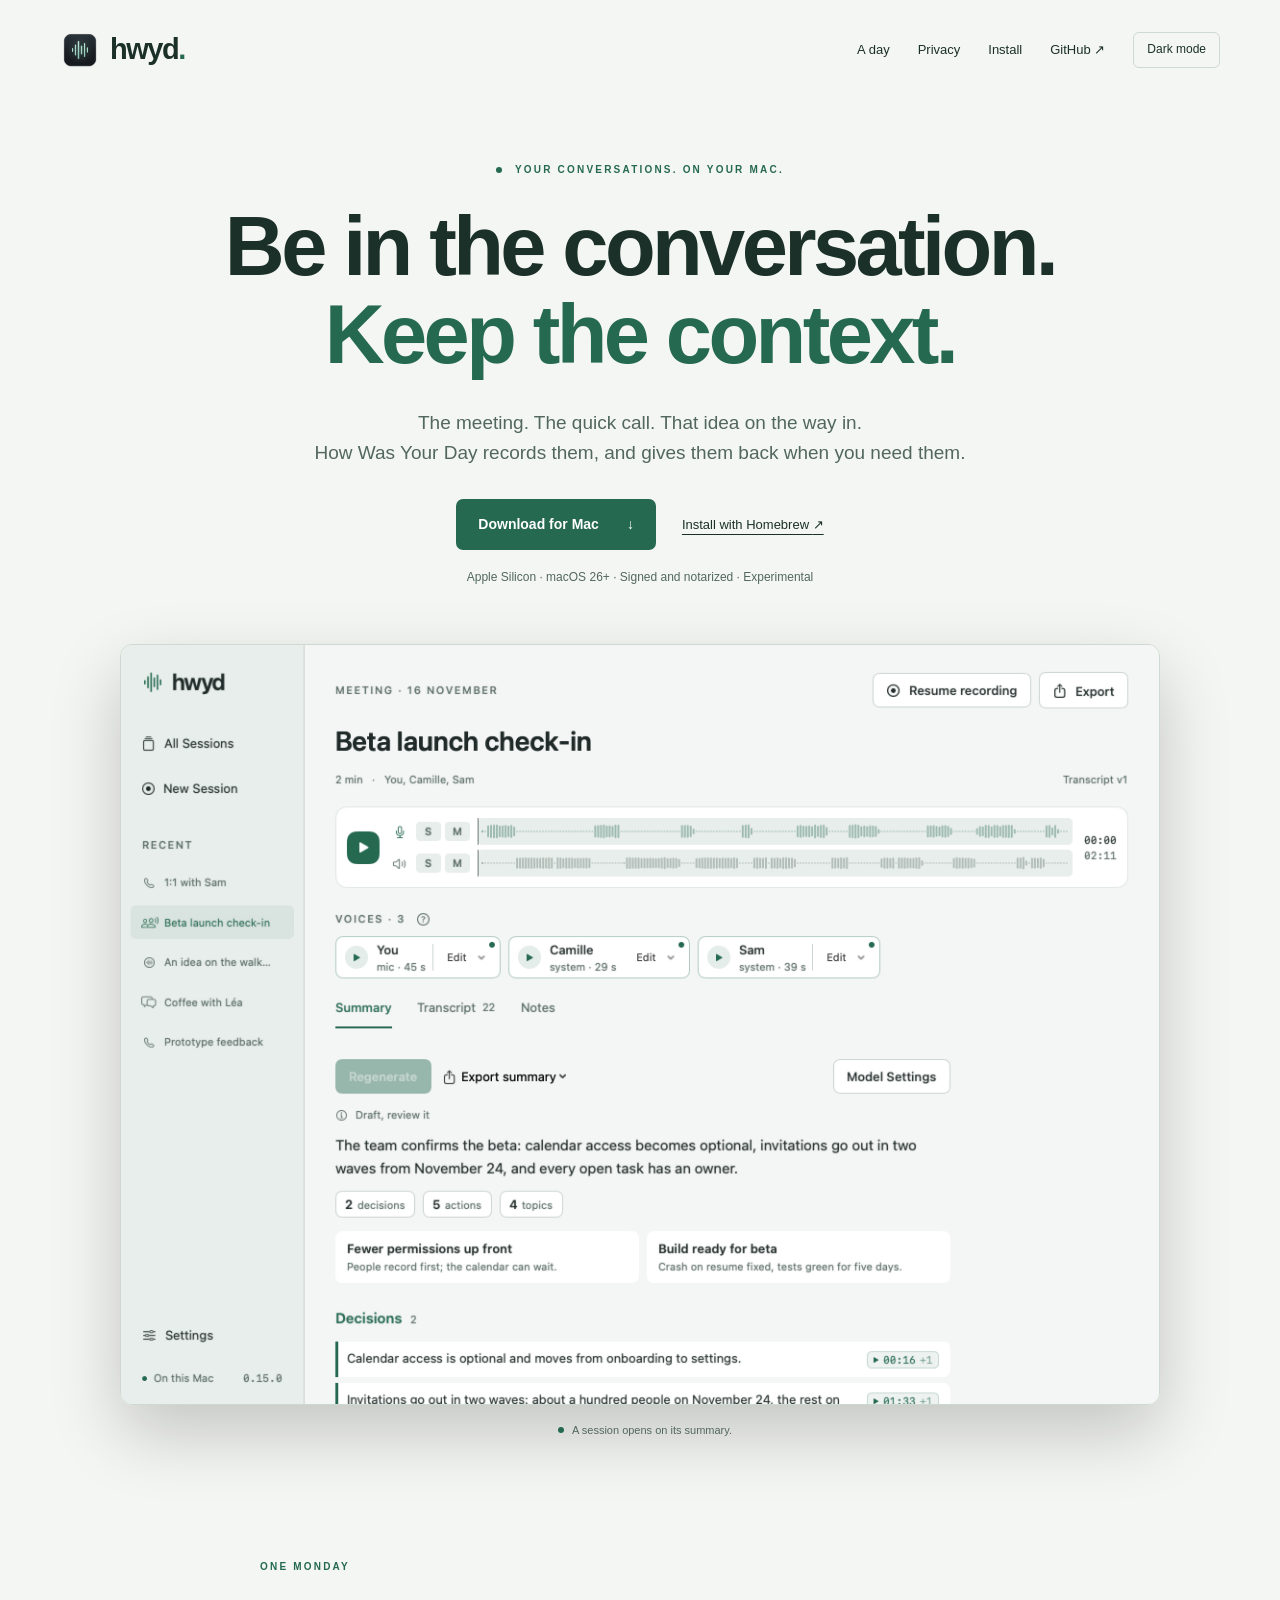
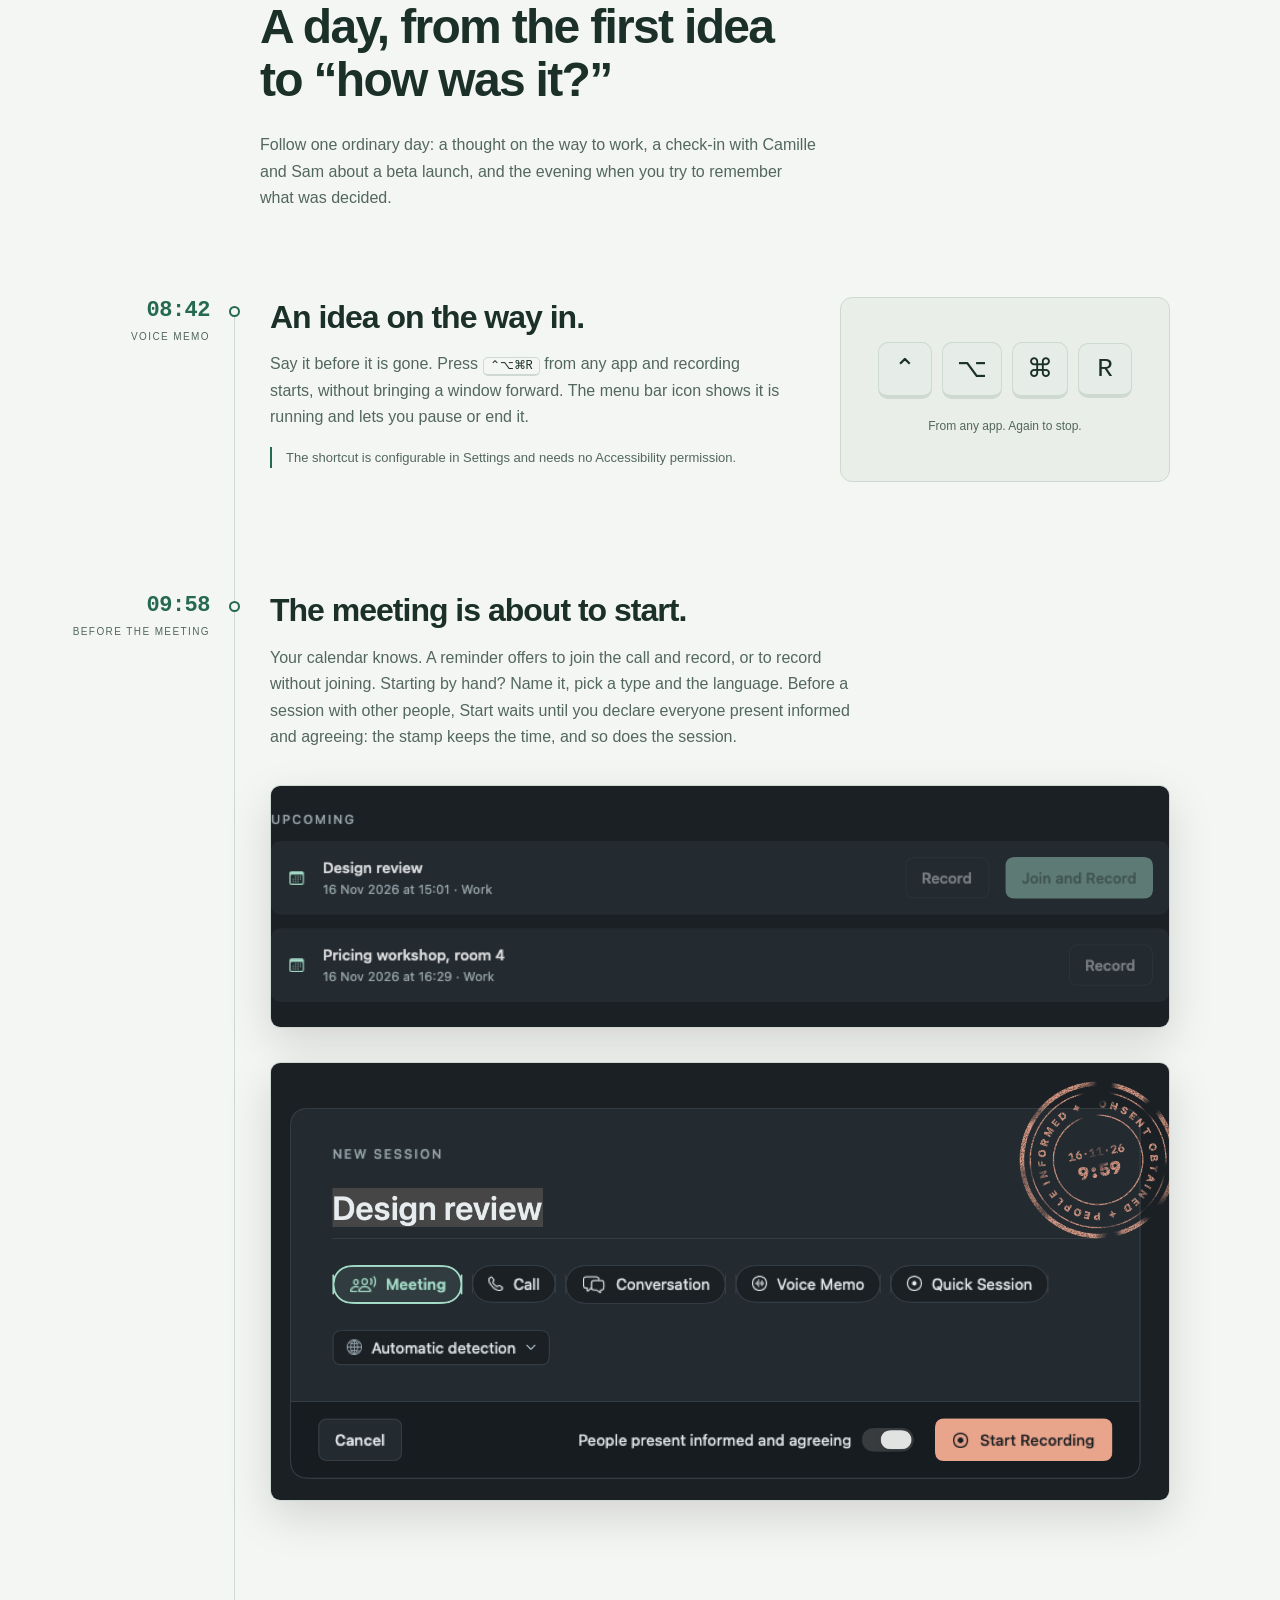
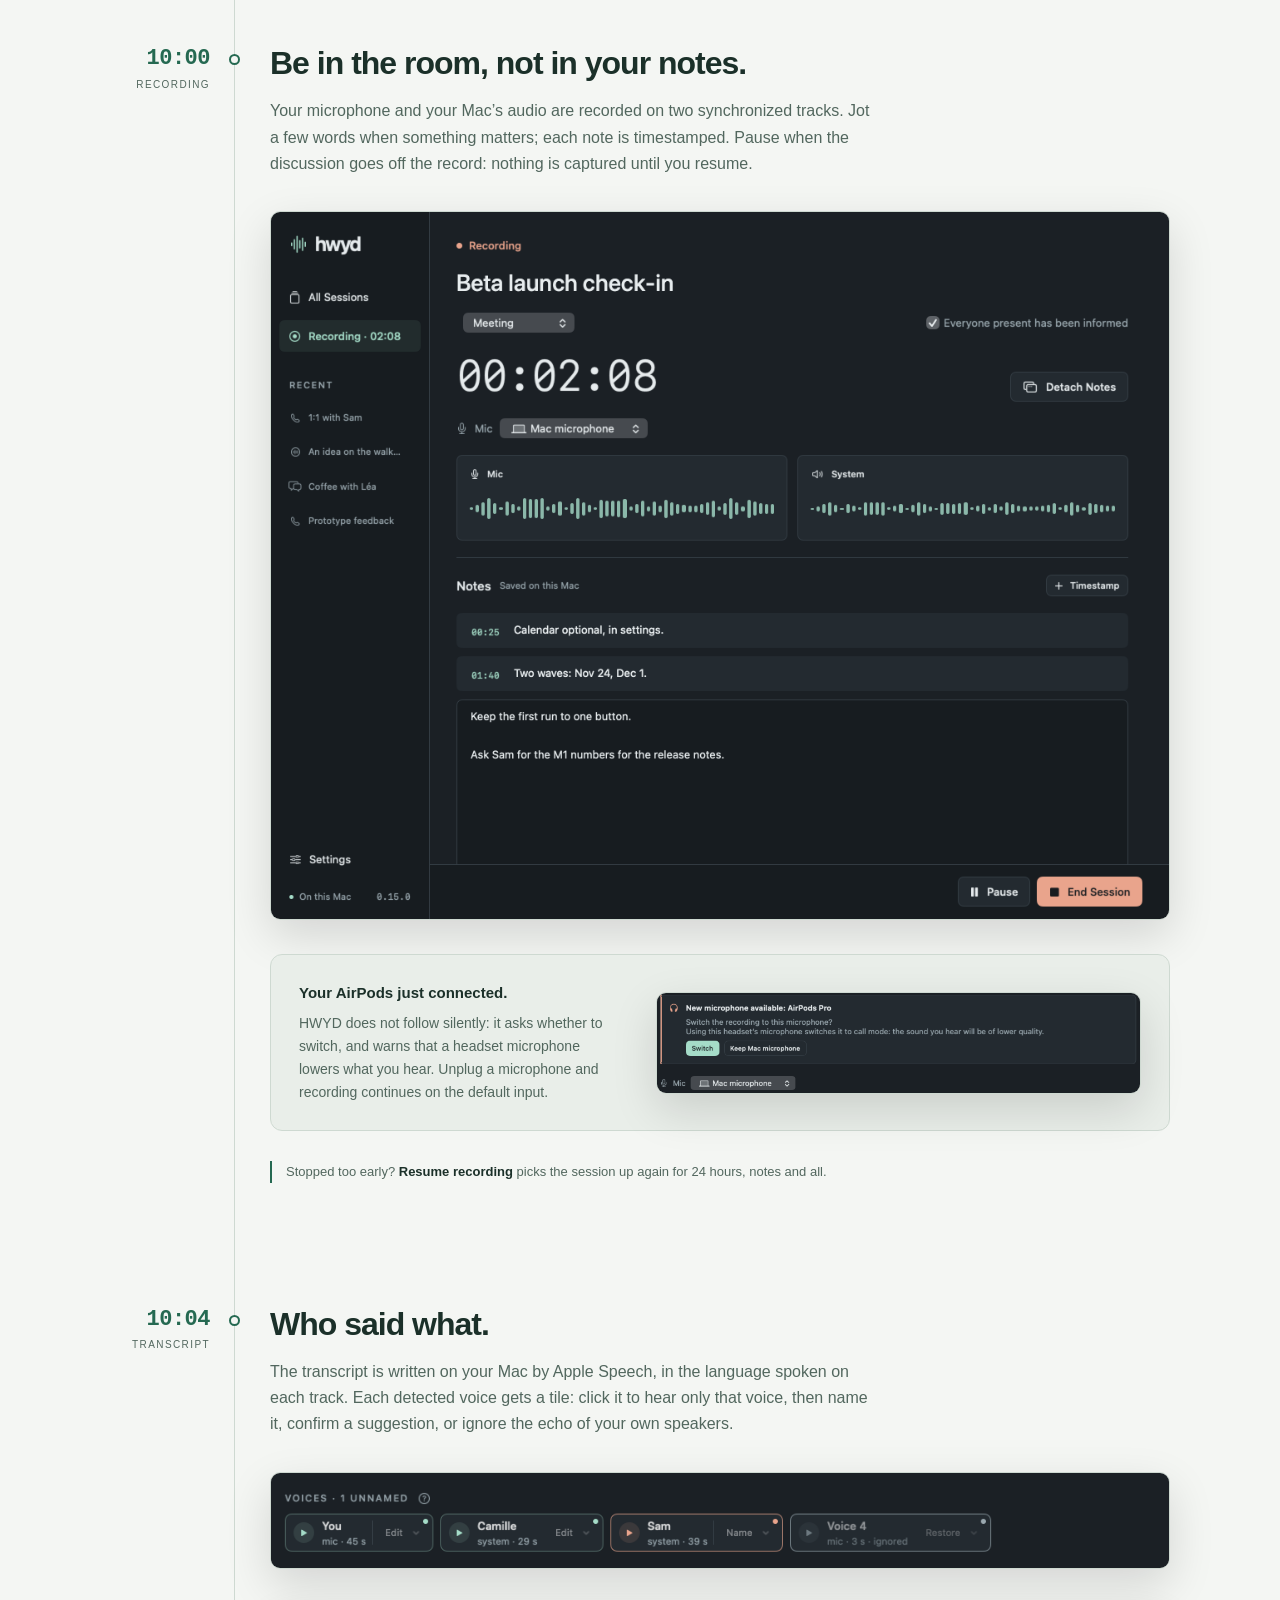
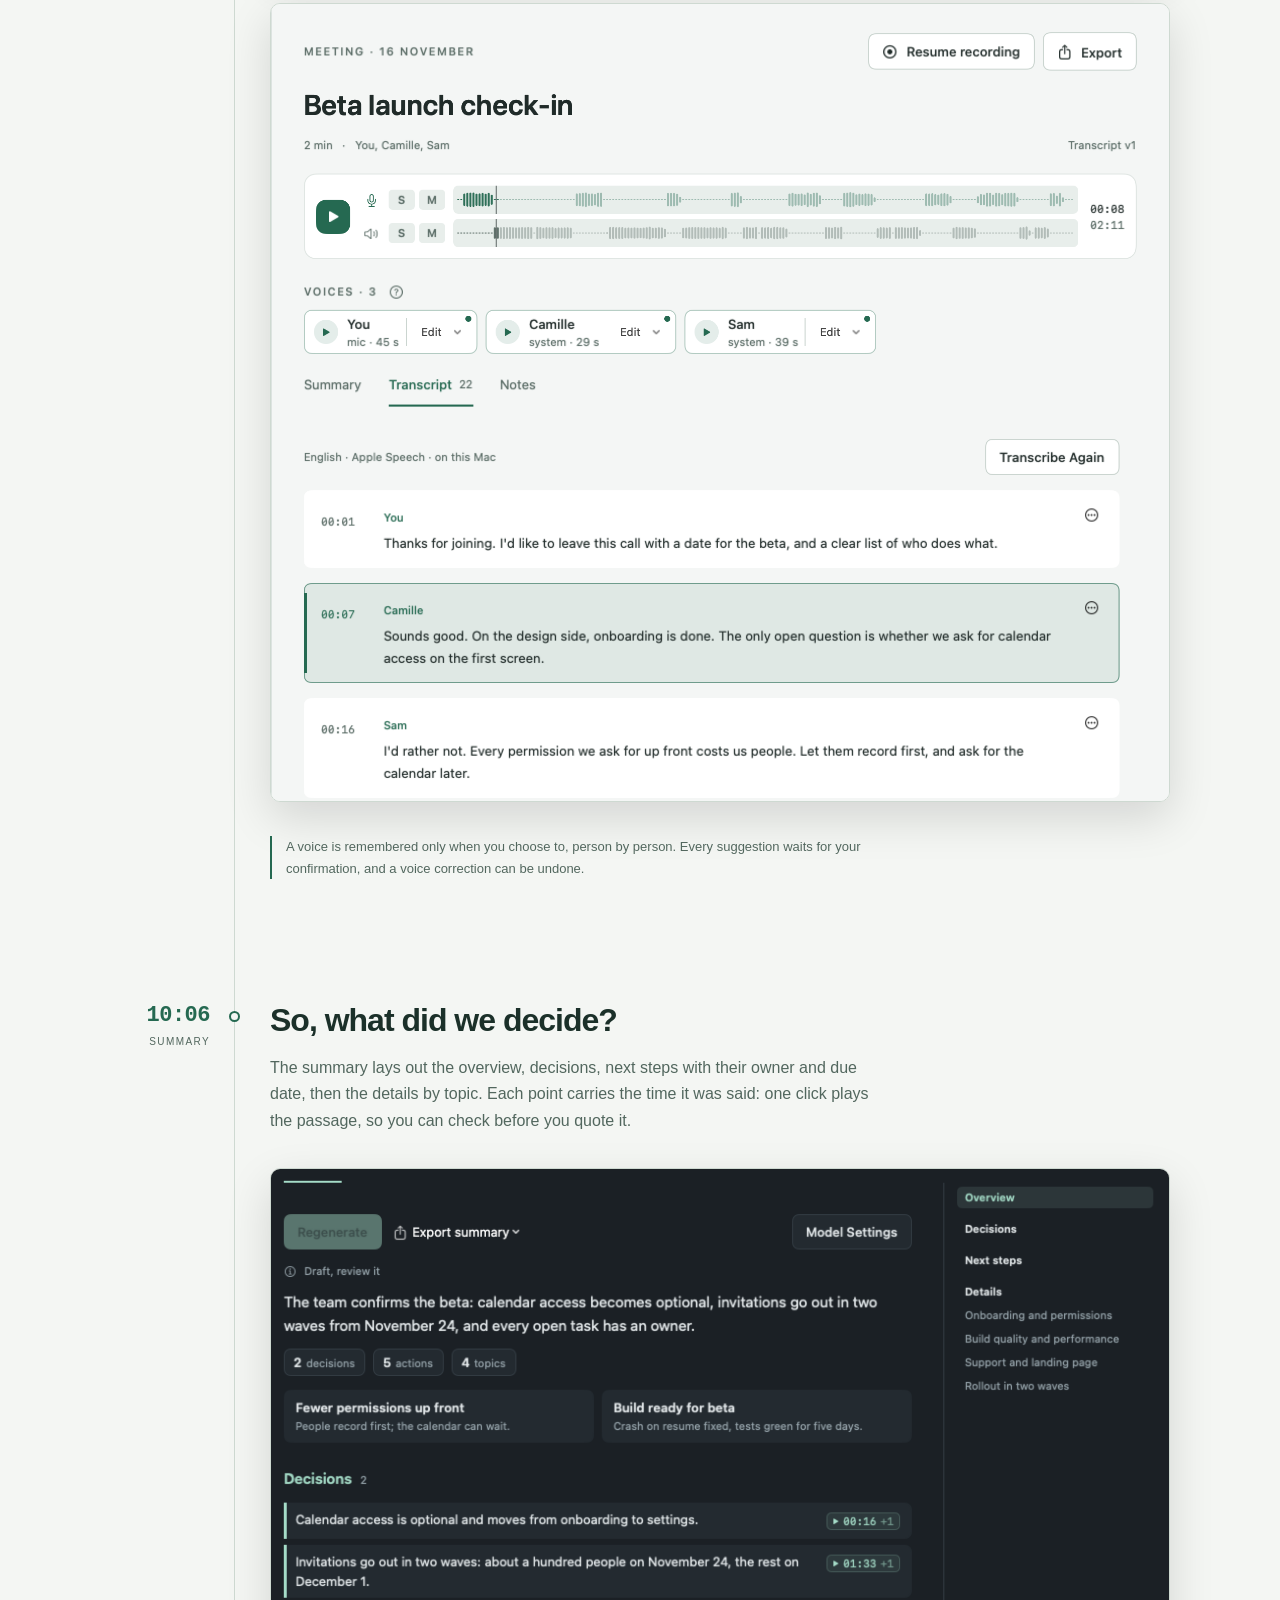
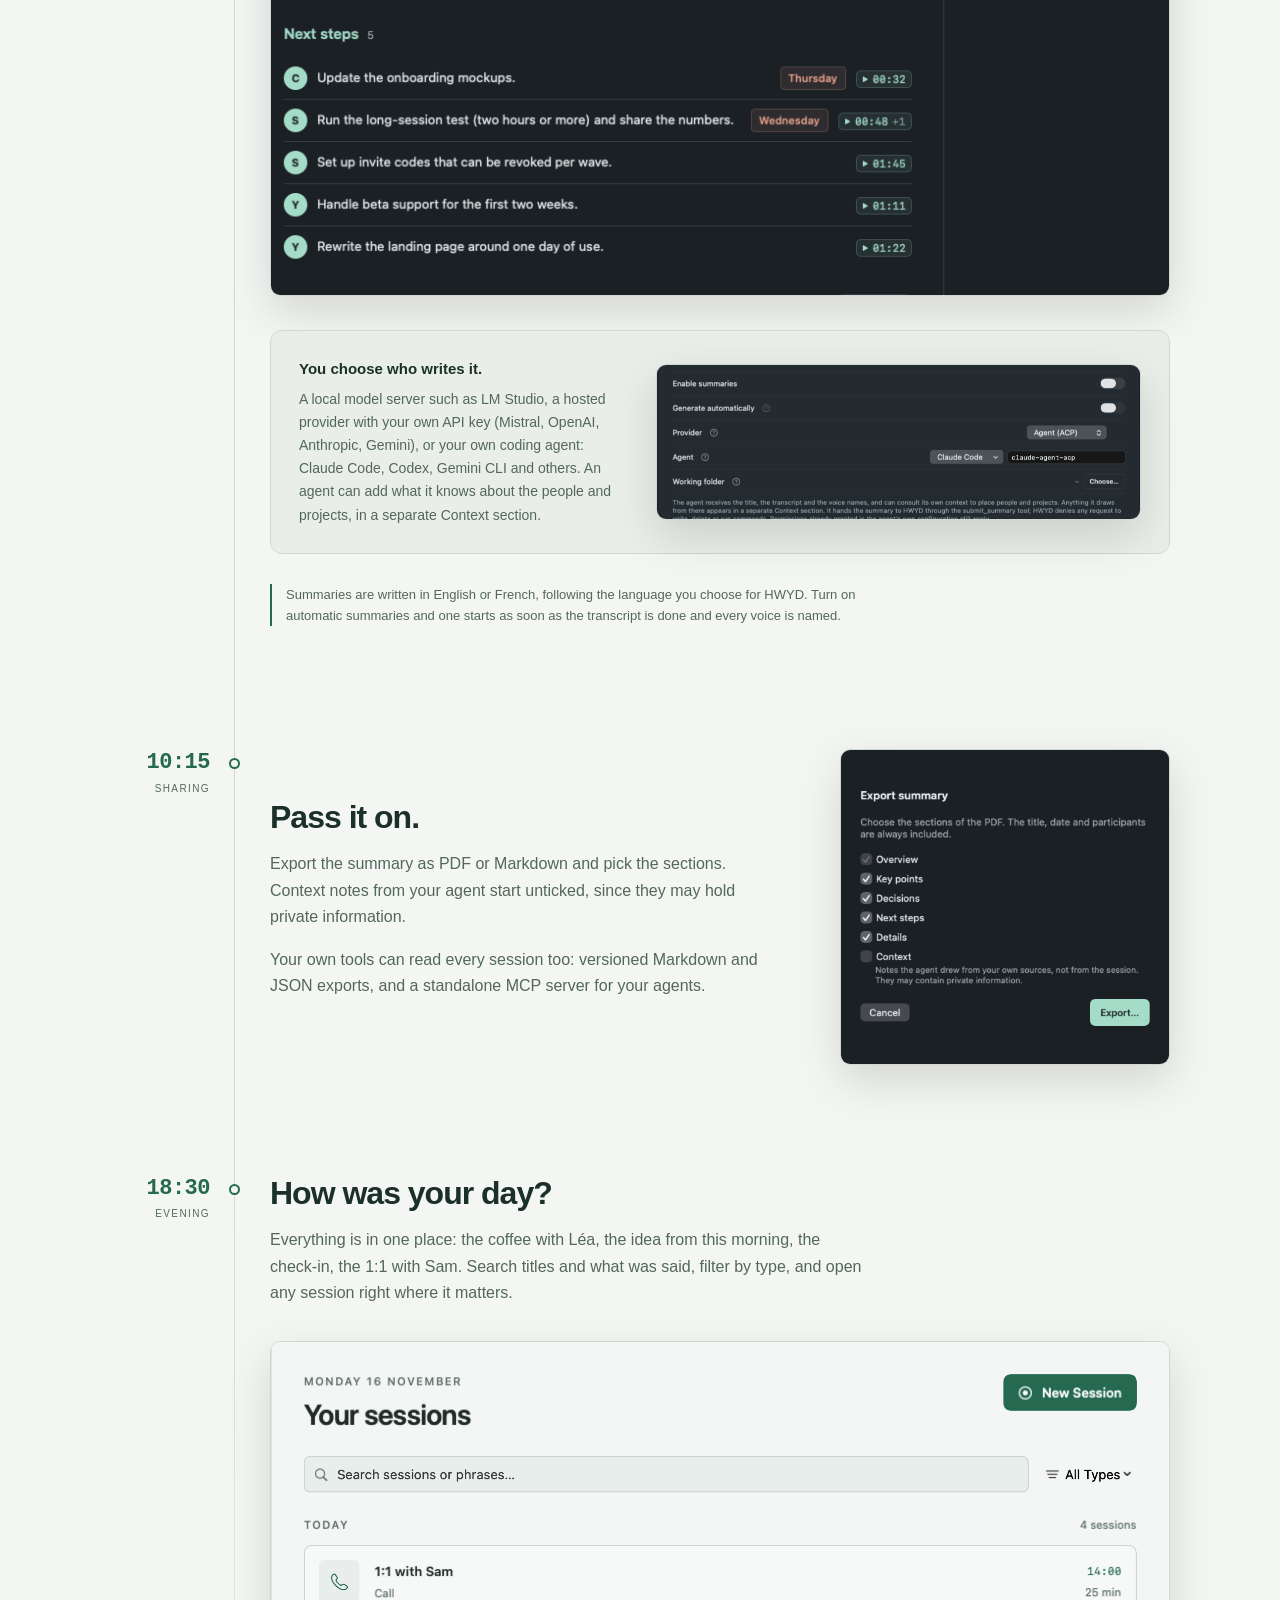
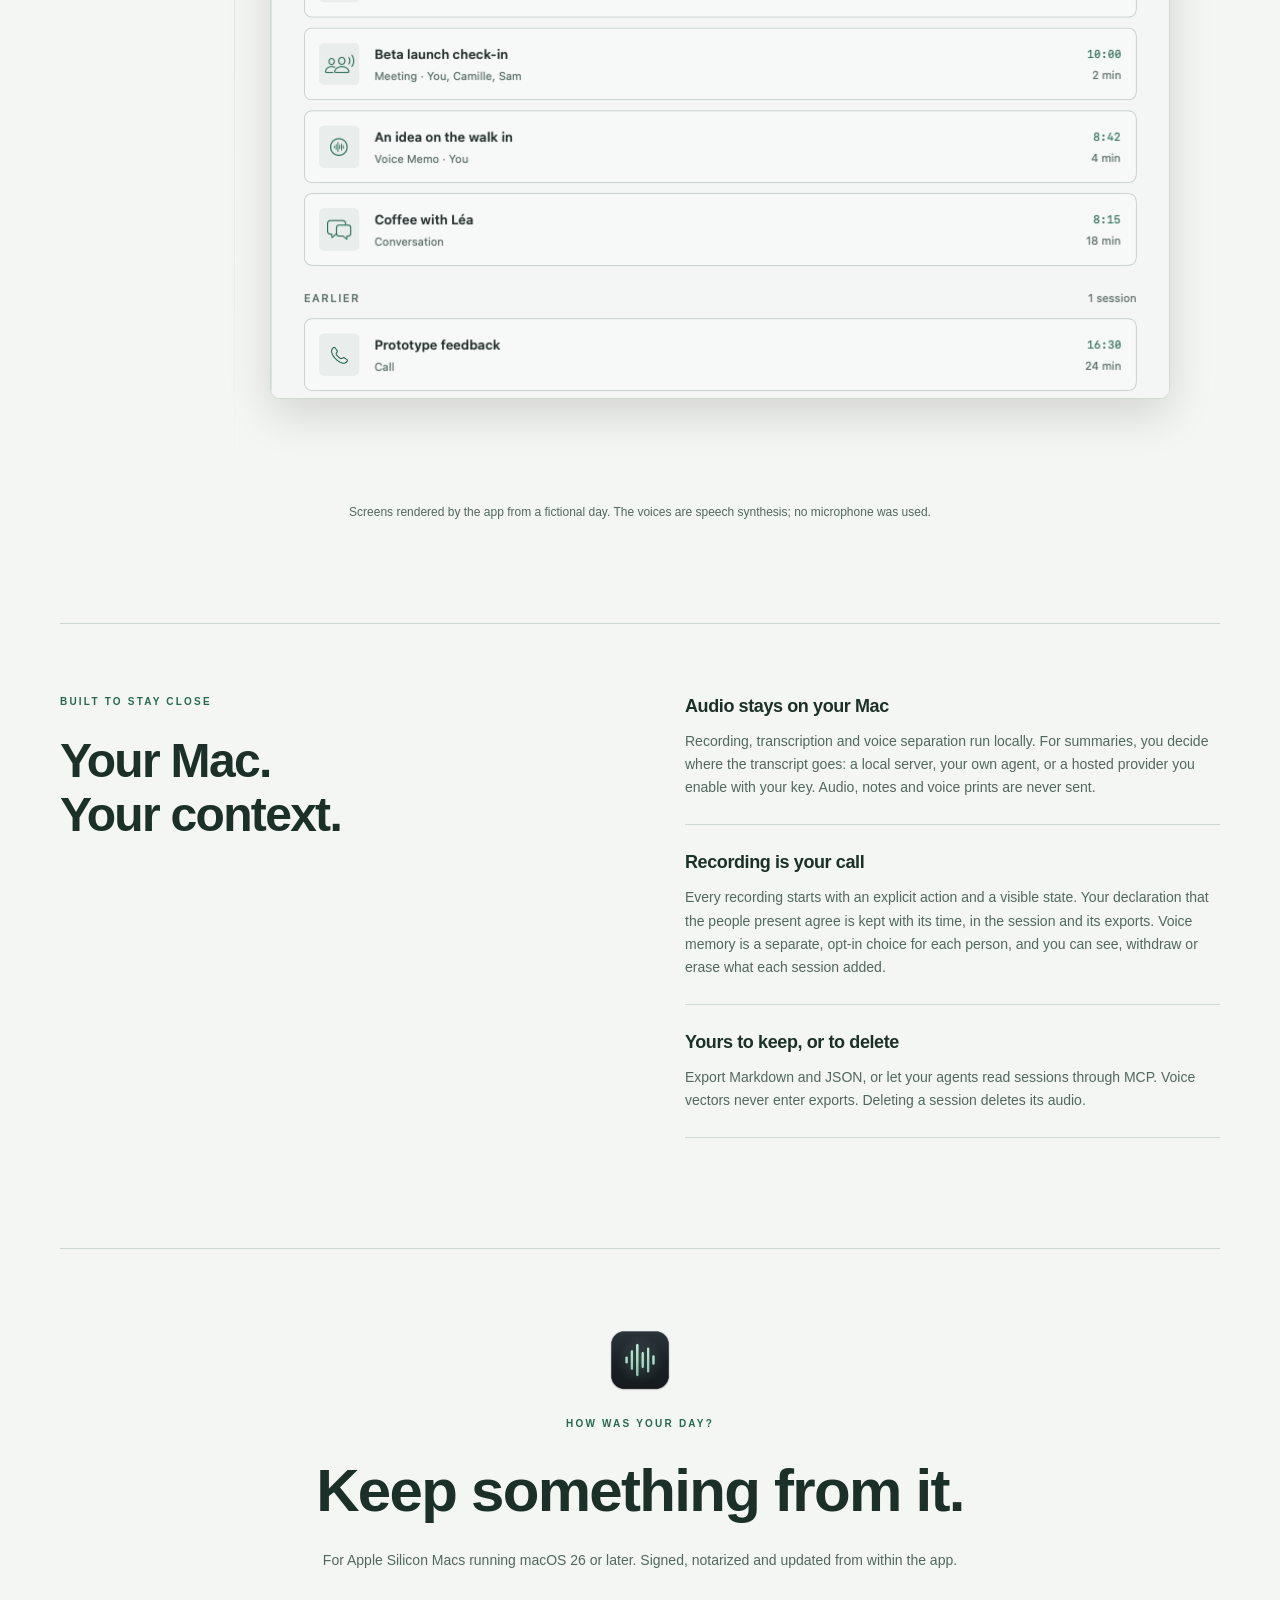
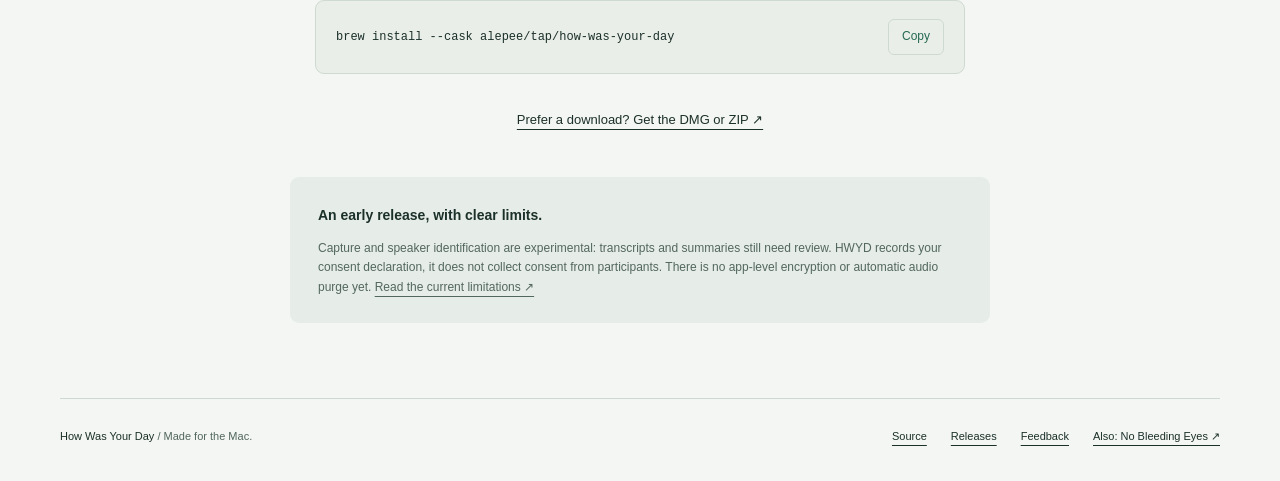
<file: site/index.html>
<!doctype html>
<html lang="en" data-theme="dark">
<head>
<meta charset="utf-8">
<meta name="viewport" content="width=device-width, initial-scale=1">
<title>How Was Your Day · Conversations worth keeping</title>
<meta name="description" content="Record, transcribe and revisit conversations on your Mac. Two-track capture, local transcription, voice review, notes and summaries that link back to what was said. Install with Homebrew.">
<meta name="theme-color" content="#1b2025">
<meta property="og:title" content="How Was Your Day">
<meta property="og:description" content="Be in the conversation. Keep the context. A native Mac app for recording, transcripts, notes and summaries.">
<meta property="og:type" content="website">
<meta property="og:url" content="https://hwyd.lepee.dev/">
<meta property="og:image" content="https://hwyd.lepee.dev/assets/session-dark.png">
<link rel="canonical" href="https://hwyd.lepee.dev/">
<link rel="icon" href="assets/icon.png" type="image/png">
<link rel="apple-touch-icon" href="assets/apple-touch-icon.png">
<link rel="stylesheet" href="style.css">
<script src="site.js" defer></script>
</head>
<body>
<a class="skip" href="#main">Skip to content</a>
<header class="wrap nav">
  <a class="brand" href="#" aria-label="How Was Your Day home"><img src="assets/icon.png" alt="" width="40" height="40"><span>hwyd<span class="brand-dot">.</span></span></a>
  <nav aria-label="Main navigation"><a href="#day">A day</a><a href="#principles">Privacy</a><a href="#install">Install</a><a href="https://github.com/alepee/how-was-your-day">GitHub ↗</a><button id="theme" aria-label="Switch to light theme">Light mode</button></nav>
</header>
<main id="main">
<section class="hero wrap">
  <div class="eyebrow"><span class="status-dot"></span> YOUR CONVERSATIONS. ON YOUR MAC.</div>
  <h1>Be in the conversation.<br><span>Keep the context.</span></h1>
  <p class="lede">The meeting. The quick call. That idea on the way in.<br class="desktop"> How Was Your Day records them, and gives them back when you need them.</p>
  <div class="actions"><a class="button primary" href="https://github.com/alepee/how-was-your-day/releases/latest/download/HowWasYourDay.dmg">Download for Mac <span aria-hidden="true">↓</span></a><a class="text-link" href="#install">Install with Homebrew <span aria-hidden="true">↗</span></a></div>
  <p class="fine">Apple Silicon · macOS 26+ · Signed and notarized · Experimental</p>
  <figure class="hero-shot"><img id="app-shot" src="assets/session-dark.png" alt="A meeting session opened on its summary: two-track player with waveforms, voice tiles, overview, key points and decisions with their source times." width="2160" height="1580" fetchpriority="high"><figcaption><span class="status-dot"></span> A session opens on its summary.</figcaption></figure>
</section>

<section class="wrap day-intro" id="day">
  <p class="eyebrow">ONE MONDAY</p>
  <h2>A day, from the first idea<br>to “how was it?”</h2>
  <p class="section-copy">Follow one ordinary day: a thought on the way to work, a check-in with Camille and Sam about a beta launch, and the evening when you try to remember what was decided.</p>
</section>

<ol class="wrap timeline">
  <li class="chapter">
    <div class="rail"><time>08:42</time><span>Voice memo</span></div>
    <div class="body split">
      <div>
        <h3>An idea on the way in.</h3>
        <p>Say it before it is gone. Press <kbd>⌃⌥⌘R</kbd> from any app and recording starts, without bringing a window forward. The menu bar icon shows it is running and lets you pause or end it.</p>
        <p class="aside">The shortcut is configurable in Settings and needs no Accessibility permission.</p>
      </div>
      <div class="keys" aria-hidden="true"><kbd>⌃</kbd><kbd>⌥</kbd><kbd>⌘</kbd><kbd>R</kbd><span>From any app. Again to stop.</span></div>
    </div>
  </li>

  <li class="chapter">
    <div class="rail"><time>09:58</time><span>Before the meeting</span></div>
    <div class="body">
      <h3>The meeting is about to start.</h3>
      <p>Your calendar knows. A reminder offers to join the call and record, or to record without joining. Starting by hand? Name it, pick a type and the language. Before a session with other people, Start waits until you declare everyone present informed and agreeing: the stamp keeps the time, and so does the session.</p>
      <figure><img src="assets/calendar-upcoming.png" width="1560" height="420" loading="lazy" alt="Upcoming events: Design review with Record and Join and Record buttons, and a pricing workshop."></figure>
      <figure><img src="assets/new-session.png" width="1520" height="740" loading="lazy" alt="New session card for a meeting named Design review, with the switch “People present informed and agreeing” on and a copper stamp dated 9:59 in its corner."></figure>
    </div>
  </li>

  <li class="chapter">
    <div class="rail"><time>10:00</time><span>Recording</span></div>
    <div class="body">
      <h3>Be in the room, not in your notes.</h3>
      <p>Your microphone and your Mac’s audio are recorded on two synchronized tracks. Jot a few words when something matters; each note is timestamped. Pause when the discussion goes off the record: nothing is captured until you resume.</p>
      <figure><img src="assets/capture.png" width="2160" height="1700" loading="lazy" alt="Recording view with a large timer, microphone and system audio levels, a reminder that everyone present has been informed, and timestamped notes."></figure>
      <div class="detail">
        <p><b>Your AirPods just connected.</b> HWYD does not follow silently: it asks whether to switch, and warns that a headset microphone lowers what you hear. Unplug a microphone and recording continues on the default input.</p>
        <figure><img src="assets/microphone-offer.png" width="1639" height="340" loading="lazy" alt="Notice in the capture screen: new microphone available, AirPods Pro, with Switch and Keep Mac microphone buttons."></figure>
      </div>
      <p class="aside">Stopped too early? <b>Resume recording</b> picks the session up again for 24 hours, notes and all.</p>
    </div>
  </li>

  <li class="chapter">
    <div class="rail"><time>10:04</time><span>Transcript</span></div>
    <div class="body">
      <h3>Who said what.</h3>
      <p>The transcript is written on your Mac by Apple Speech, in the language spoken on each track. Each detected voice gets a tile: click it to hear only that voice, then name it, confirm a suggestion, or ignore the echo of your own speakers.</p>
      <figure><img src="assets/voices.png" width="2080" height="220" loading="lazy" alt="Voice tiles: You and Camille named, Sam suggested and waiting for confirmation, and the echo of the speakers ignored."></figure>
      <figure><img src="assets/transcript.png" width="1779" height="1580" loading="lazy" alt="Transcript in light mode with real waveforms, the passage being played highlighted, and speaker names above each passage."></figure>
      <p class="aside">A voice is remembered only when you choose to, person by person. Every suggestion waits for your confirmation, and a voice correction can be undone.</p>
    </div>
  </li>

  <li class="chapter">
    <div class="rail"><time>10:06</time><span>Summary</span></div>
    <div class="body">
      <h3>So, what did we decide?</h3>
      <p>The summary lays out the overview, decisions, next steps with their owner and due date, then the details by topic. Each point carries the time it was said: one click plays the passage, so you can check before you quote it.</p>
      <figure><img src="assets/summary.png" width="1830" height="1480" loading="lazy" alt="Summary with an overview, key points, two decisions and five next steps with owners and due dates, each with its source time, and an outline on the right."></figure>
      <div class="detail">
        <p><b>You choose who writes it.</b> A local model server such as LM Studio, a hosted provider with your own API key (Mistral, OpenAI, Anthropic, Gemini), or your own coding agent: Claude Code, Codex, Gemini CLI and others. An agent can add what it knows about the people and projects, in a separate Context section.</p>
        <figure><img src="assets/summary-agent.png" width="1647" height="528" loading="lazy" alt="Summary settings with automatic generation, the Agent (ACP) provider, Claude Code and a working folder."></figure>
      </div>
      <p class="aside">Summaries are written in English or French, following the language you choose for HWYD. Turn on automatic summaries and one starts as soon as the transcript is done and every voice is named.</p>
    </div>
  </li>

  <li class="chapter">
    <div class="rail"><time>10:15</time><span>Sharing</span></div>
    <div class="body split">
      <div>
        <h3>Pass it on.</h3>
        <p>Export the summary as PDF or Markdown and pick the sections. Context notes from your agent start unticked, since they may hold private information.</p>
        <p>Your own tools can read every session too: versioned Markdown and JSON exports, and a standalone MCP server for your agents.</p>
      </div>
      <figure class="narrow"><img src="assets/export-sheet.png" width="880" height="840" loading="lazy" alt="Export sheet listing summary sections, with Context unticked."></figure>
    </div>
  </li>

  <li class="chapter">
    <div class="rail"><time>18:30</time><span>Evening</span></div>
    <div class="body">
      <h3>How was your day?</h3>
      <p>Everything is in one place: the coffee with Léa, the idea from this morning, the check-in, the 1:1 with Sam. Search titles and what was said, filter by type, and open any session right where it matters.</p>
      <figure><img src="assets/library.png" width="1779" height="1300" loading="lazy" alt="Session library in light mode with search, a type filter and today’s sessions."></figure>
    </div>
  </li>
</ol>
<p class="wrap fine center">Screens rendered by the app from a fictional day. The voices are speech synthesis; no microphone was used.</p>

<section class="wrap principles" id="principles">
  <div><p class="eyebrow">BUILT TO STAY CLOSE</p><h2>Your Mac.<br>Your context.</h2></div>
  <div class="principle-list">
    <article><h3>Audio stays on your Mac</h3><p>Recording, transcription and voice separation run locally. For summaries, you decide where the transcript goes: a local server, your own agent, or a hosted provider you enable with your key. Audio, notes and voice prints are never sent.</p></article>
    <article><h3>Recording is your call</h3><p>Every recording starts with an explicit action and a visible state. Your declaration that the people present agree is kept with its time, in the session and its exports. Voice memory is a separate, opt-in choice for each person, and you can see, withdraw or erase what each session added.</p></article>
    <article><h3>Yours to keep, or to delete</h3><p>Export Markdown and JSON, or let your agents read sessions through MCP. Voice vectors never enter exports. Deleting a session deletes its audio.</p></article>
  </div>
</section>

<section class="wrap install" id="install">
  <img src="assets/icon.png" alt="" width="72" height="72" loading="lazy">
  <p class="eyebrow">HOW WAS YOUR DAY?</p><h2>Keep something from it.</h2>
  <p>For Apple Silicon Macs running macOS 26 or later. Signed, notarized and updated from within the app.</p>
  <div class="command"><code id="brew-command">brew install --cask alepee/tap/how-was-your-day</code><button id="copy" aria-label="Copy Homebrew install command">Copy</button></div>
  <span id="copy-status" role="status" aria-live="polite"></span>
  <a class="text-link" href="https://github.com/alepee/how-was-your-day/releases/latest">Prefer a download? Get the DMG or ZIP ↗</a>
  <div class="release-note"><strong>An early release, with clear limits.</strong><p>Capture and speaker identification are experimental: transcripts and summaries still need review. HWYD records your consent declaration, it does not collect consent from participants. There is no app-level encryption or automatic audio purge yet. <a href="https://github.com/alepee/how-was-your-day#current-limitations">Read the current limitations ↗</a></p></div>
</section>
</main>
<footer class="wrap"><span>How Was Your Day <span class="muted">/ Made for the Mac.</span></span><div><a href="https://github.com/alepee/how-was-your-day">Source</a><a href="https://github.com/alepee/how-was-your-day/releases">Releases</a><a href="https://github.com/alepee/how-was-your-day/issues">Feedback</a><a href="https://no-bleeding-eyes.lepee.dev/">Also: No Bleeding Eyes ↗</a></div></footer>
</body>
</html>
</file>
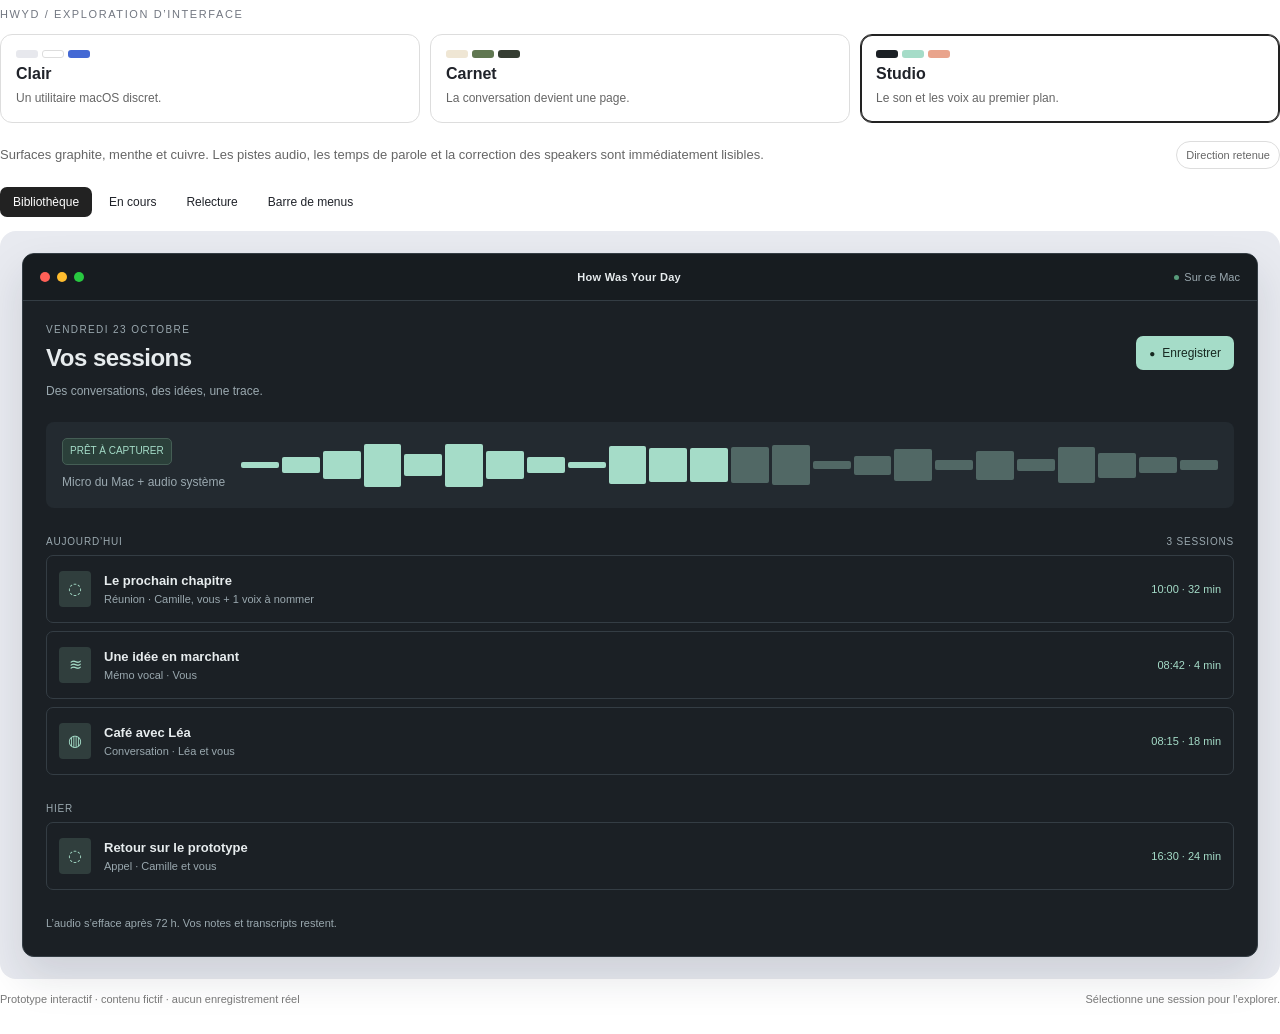
<file: docs/ui/visual-directions.html>
<!doctype html>
<html lang="fr"><head><meta charset="utf-8"><meta name="viewport" content="width=device-width,initial-scale=1"><title>HWYD · Directions visuelles</title>
<style>
*{box-sizing:border-box}body{margin:0;background:transparent;color:var(--foreground,#20232a);font-family:-apple-system,BlinkMacSystemFont,"Segoe UI",sans-serif}button,input,textarea,select{font:inherit}button{cursor:pointer}button:focus-visible,input:focus-visible,textarea:focus-visible,select:focus-visible{outline:3px solid #588aff;outline-offset:3px}button{color:inherit} .explore{padding:8px 0 24px}.eyebrow{font-size:11px;letter-spacing:1.6px;text-transform:uppercase;color:var(--muted-foreground,#727781)}.directions{display:grid;grid-template-columns:repeat(3,1fr);gap:10px;margin:14px 0}.direction{border:1px solid var(--border,#ddd);background:var(--card,#fff);text-align:left;border-radius:12px;padding:15px;display:grid;gap:7px}.direction[aria-pressed=true]{border-color:var(--foreground,#222);box-shadow:inset 0 0 0 1px var(--foreground,#222)}.direction strong{font-size:16px;font-weight:600}.direction small{font-size:12px;color:var(--muted-foreground,#666);line-height:1.4}.swatches{display:flex;gap:4px}.swatches i{height:8px;width:22px;border-radius:3px}.description{display:flex;gap:16px;align-items:center;justify-content:space-between;margin:18px 0;color:var(--muted-foreground,#666);font-size:13px;line-height:1.5}.recommended{white-space:nowrap;font-size:11px;border:1px solid var(--border,#ddd);padding:5px 9px;border-radius:20px}.scenes{display:flex;gap:4px;flex-wrap:wrap;margin:0 0 14px}.scenes button{padding:8px 13px;border:0;background:transparent;border-radius:7px;font-size:12px}.scenes button[aria-pressed=true]{background:var(--primary,#222);color:var(--primary-foreground,#fff)}
.stage{padding:22px;background:light-dark(#e8eaf0,#242733);border-radius:16px;min-height:625px;color-scheme:light}.window{--paper:#fff;--surface:#f5f5f7;--line:#e6e7eb;--ink:#23262d;--muted:#747984;--accent:#4469d4;--soft:#edf1ff;--rec:#c64f55;color:var(--ink);background:var(--paper);border:1px solid #ffffff55;border-radius:12px;box-shadow:0 20px 42px #151d3220;overflow:hidden;min-height:575px;font-size:13px}.chrome{height:47px;padding:0 17px;display:flex;align-items:center;justify-content:space-between;border-bottom:1px solid var(--line);font-size:11px;color:var(--muted)}.traffic{display:flex;gap:7px;align-items:center}.traffic i{width:10px;height:10px;background:#ff6057;border-radius:50%}.traffic i:nth-child(2){background:#febc2e}.traffic i:nth-child(3){background:#28c840}.chrome-brand{color:var(--ink);font-weight:600;letter-spacing:.3px}.local{display:flex;align-items:center;gap:5px}.local:before{content:'';height:5px;width:5px;background:#589b7b;border-radius:50%}.shell{display:grid;grid-template-columns:150px 1fr;min-height:528px}.sidebar{padding:20px 12px;background:var(--surface);border-right:1px solid var(--line)}.brandmark{padding:0 8px 24px;font-size:19px;letter-spacing:-1px;font-weight:650}.brandmark span{color:var(--accent)}.navitem{display:block;width:100%;text-align:left;border:0;background:none;border-radius:6px;padding:9px 10px;margin:3px 0;font-size:12px}.navitem.active{background:var(--soft);color:var(--accent);font-weight:600}.side-label{font-size:10px;letter-spacing:1px;text-transform:uppercase;color:var(--muted);margin:25px 10px 9px}.sidebar-foot{margin:65px 8px 0;font-size:11px;color:var(--muted);line-height:1.6}.main{padding:29px 27px;min-width:0}.topline{display:flex;align-items:center;justify-content:space-between;gap:12px;flex-wrap:wrap}.overline{font-size:10px;text-transform:uppercase;letter-spacing:1.4px;color:var(--muted)}h1,h2,h3,p{margin:0}h1{font-size:25px;line-height:1.2;letter-spacing:-.8px;font-weight:600;margin:9px 0}h2{font-size:17px;font-weight:600}h3{font-size:12px;font-weight:600}.subtle{color:var(--muted);font-size:12px;line-height:1.6}.primary{background:var(--accent);color:#fff;border:0;padding:10px 13px;border-radius:7px;font-size:12px;white-space:nowrap}.primary.record:before{content:'●';font-size:10px;margin-right:7px}.ghost{background:var(--paper);color:var(--ink);border:1px solid var(--line);padding:8px 11px;border-radius:6px;font-size:12px}.divider{height:1px;background:var(--line);margin:23px 0}.listlabel{display:flex;justify-content:space-between;font-size:10px;color:var(--muted);letter-spacing:.8px;margin:28px 0 8px;text-transform:uppercase}.session{width:100%;text-align:left;border:0;border-bottom:1px solid var(--line);padding:17px 0;background:none;display:flex;gap:13px;align-items:center}.session:hover{background:var(--surface)}.session-icon{width:32px;height:36px;display:grid;place-items:center;background:var(--surface);border-radius:8px;color:var(--accent);font-size:16px;flex-shrink:0}.session-content{flex:1;min-width:0}.session-title{font-size:13px;font-weight:550;margin-bottom:5px}.session-meta{font-size:11px;color:var(--muted)}.session-time{font-size:11px;font-variant-numeric:tabular-nums;color:var(--muted)}.dotsep{margin:0 5px;opacity:.5}.footnote{font-size:11px;color:var(--muted);margin-top:25px;line-height:1.6}.daily-note{background:var(--surface);padding:16px;margin:21px 0;border-radius:8px;line-height:1.65;font-size:13px}.tag{font-size:10px;padding:4px 7px;border-radius:5px;background:var(--soft);color:var(--accent);display:inline-block}.tabs{display:flex;gap:18px;border-bottom:1px solid var(--line);margin:24px 0 20px}.tabs button{border:0;background:none;padding:0 0 10px;font-size:12px;color:var(--muted)}.tabs button.active{color:var(--accent);border-bottom:2px solid var(--accent)}.player{background:var(--surface);border:1px solid var(--line);border-radius:8px;padding:12px;display:flex;align-items:center;gap:12px;margin-top:22px}.play{background:var(--accent);color:#fff;border:0;width:31px;height:31px;border-radius:50%;flex-shrink:0;font-size:11px}.wave{display:flex;align-items:center;gap:2px;height:35px;flex:1;overflow:hidden}.wave i{background:var(--accent);opacity:.35;flex:1;min-width:2px;border-radius:2px}.wave i:nth-child(-n+12){opacity:1}.time{font-size:10px;color:var(--muted);font-variant-numeric:tabular-nums;white-space:nowrap}.turn{display:grid;grid-template-columns:43px 1fr;gap:9px;padding:11px 0;font-size:13px;line-height:1.6}.turn time{font-size:10px;color:var(--muted);padding-top:3px;font-variant-numeric:tabular-nums}.speaker{font-size:11px;color:var(--accent);display:block;margin-bottom:3px}.speaker-select{font-size:11px;border:1px dashed var(--accent);color:var(--accent);background:var(--soft);border-radius:4px;padding:3px 5px;margin-bottom:5px;max-width:100%}.summary-text{line-height:1.7;font-size:13px}.summary-text h3{margin:20px 0 8px;color:var(--accent);font-size:11px;text-transform:uppercase;letter-spacing:1px}.summary-text ul{padding-left:18px;margin:6px 0}.editor{width:100%;min-height:180px;border:0;resize:vertical;line-height:1.8;background:transparent;color:var(--ink);padding:10px 0;font-size:13px}.capture-layout{display:grid;grid-template-columns:1fr;gap:15px}.livebar{display:flex;align-items:center;gap:8px;color:var(--rec);font-size:11px}.reddot{height:7px;width:7px;background:var(--rec);border-radius:50%}.timer{font-size:43px;letter-spacing:-2px;font-weight:350;font-variant-numeric:tabular-nums;margin:18px 0 15px}.capture-sources{display:flex;gap:10px;flex-wrap:wrap}.source{flex:1;background:var(--surface);padding:12px;border-radius:7px;min-width:120px}.source .wave{height:24px;margin-top:8px}.source .wave i{background:#679980}.source-name{font-size:11px;color:var(--muted)}.notepad{border-top:1px solid var(--line);margin-top:25px;padding-top:18px}.notepad .editor{min-height:130px}.stop{background:var(--ink);color:var(--paper);padding:9px 14px;border:0;border-radius:7px;font-size:12px}.capture-footer{display:flex;align-items:center;justify-content:space-between;gap:10px}.saved{color:var(--muted);font-size:10px}.menu-scene{position:relative}.mac-menubar{background:var(--surface);padding:8px 12px;display:flex;justify-content:flex-end;font-size:11px;gap:16px;border-bottom:1px solid var(--line)}.menuchip{background:var(--soft);color:var(--accent);padding:3px 8px;border-radius:5px}.small-caption{font-size:10px;color:var(--muted)}
.window.carnet{--paper:#faf7ef;--surface:#f0eadf;--line:#ded8ca;--ink:#353d32;--muted:#7c8070;--accent:#607751;--soft:#e5eadb;border-radius:6px}.carnet .chrome{border-bottom:0}.carnet .shell{display:block}.carnet .sidebar{display:none}.carnet .main{padding:27px 37px}.carnet h1{font-family:Georgia,serif;font-size:33px;font-weight:400;letter-spacing:-1px}.carnet .session-icon{display:none}.carnet .session{padding:19px 0}.carnet .session-title{font-family:Georgia,serif;font-size:17px}.carnet .daily-note{border-left:2px solid var(--accent);border-radius:0;background:transparent;padding:0 0 0 15px;font-family:Georgia,serif;font-style:italic;font-size:17px;line-height:1.5;margin:25px 0}.carnet .primary,.carnet .ghost{border-radius:4px}.carnet .editor{background:repeating-linear-gradient(transparent,transparent 28px,var(--line) 29px,transparent 30px);line-height:30px;font-family:Georgia,serif;font-size:15px;padding-top:0}.carnet .timer{font-family:Georgia,serif;font-size:45px}.carnet .source{background:transparent;border-bottom:1px solid var(--line);border-radius:0;padding:8px 0}.carnet .summary-text{font-family:Georgia,serif;font-size:15px}.carnet .tabs{gap:24px}.carnet .player{background:transparent;border:0;padding:0;border-radius:0}.carnet .turn{border-bottom:1px solid var(--line);padding:13px 0}.carnet .topline{align-items:flex-start}
.window.studio{--paper:#1b2025;--surface:#232a30;--line:#343d44;--ink:#e7ecee;--muted:#9aa8af;--accent:#a5dcc8;--soft:#2b403a;--rec:#eea18b;border-color:#343d44}.studio .primary{color:#172820}.studio .shell{display:block}.studio .sidebar{display:none}.studio .main{padding:23px}.studio h1{font-size:24px;letter-spacing:-.5px}.studio .chrome{background:#171c20}.studio .session{padding:15px 12px;border:1px solid var(--line);border-radius:7px;margin:8px 0}.studio .session-icon{background:#303e3d;border-radius:4px}.studio .player{border:0;padding:16px 14px;margin-top:21px}.studio .play{color:#162b24}.studio .wave{height:48px;gap:3px}.studio .timer{font-family:ui-monospace,SFMono-Regular,monospace;font-size:45px;letter-spacing:-2px}.studio .source{border:1px solid var(--line)}.studio .source .wave{height:47px}.studio .daily-note{display:flex;align-items:center;justify-content:space-between;gap:16px}.studio .tag{border:1px solid #455e55}.studio .editor{background:#171d22;border:1px solid var(--line);padding:12px;border-radius:5px}.studio .notepad{margin-top:20px}.studio .capture-footer{margin-top:10px}.studio .turn{padding:12px;background:var(--surface);margin:7px 0;border-radius:6px}.studio .tabs button.active{color:var(--accent)}.studio .stop{background:#e9a48c;color:#2e231e}.studio .session-time{color:var(--accent)}
.annotation{display:flex;justify-content:space-between;gap:12px;flex-wrap:wrap;padding-top:14px;font-size:11px;color:var(--muted-foreground,#777)}.annotation strong{font-weight:500}.prototype-status{min-height:17px}.sheet{margin-top:15px;padding:15px;border:1px solid var(--line);border-radius:8px;background:var(--surface)}.sheet label{display:block;font-size:11px;margin-bottom:8px}.sheet select{background:var(--paper);color:var(--ink);border:1px solid var(--line);padding:7px;border-radius:5px;width:100%}
@media(max-width:620px){.stage{padding:12px;min-height:620px}.shell{grid-template-columns:1fr}.sidebar{display:none}.main,.carnet .main,.studio .main{padding:23px 20px}.directions{gap:6px}.direction{padding:11px 9px}.direction strong{font-size:14px}.direction small{font-size:11px}.description{display:block}.recommended{display:inline-block;margin-top:8px}.chrome{padding:0 13px}.chrome-brand{font-size:10px}.window{min-height:570px}.topline h1{font-size:24px}.carnet h1{font-size:29px}.local{font-size:10px}.timer{font-size:38px}.session-time{font-size:10px}.session-icon{display:none}.capture-footer{flex-wrap:wrap}.tabs{gap:14px}.stage .primary{padding:9px 10px}.description{margin:14px 0}.small-caption{display:none}}
@media(prefers-reduced-motion:no-preference){button{transition:background .15s,border-color .15s}}
</style></head><body>
<div class="explore" id="hwyd-explorer">
<div class="eyebrow">HWYD / Exploration d’interface</div>
<div class="directions" aria-label="Directions visuelles">
<button class="direction" data-dir="clair" aria-pressed="true"><div class="swatches"><i style="background:#e7e8ed"></i><i style="background:#fff;border:1px solid #ddd"></i><i style="background:#4469d4"></i></div><strong>Clair</strong><small>Un utilitaire macOS discret.</small></button>
<button class="direction" data-dir="carnet" aria-pressed="false"><div class="swatches"><i style="background:#efe6d4"></i><i style="background:#607751"></i><i style="background:#353d32"></i></div><strong>Carnet</strong><small>La conversation devient une page.</small></button>
<button class="direction" data-dir="studio" aria-pressed="false"><div class="swatches"><i style="background:#1b2025"></i><i style="background:#a5dcc8"></i><i style="background:#e9a48c"></i></div><strong>Studio</strong><small>Le son et les voix au premier plan.</small></button>
</div>
<div class="description"><span id="direction-desc">Hiérarchie familière, contrôles compacts, accent bleu. Une app qui s’efface pendant la conversation.</span><span class="recommended" id="recommend">Direction retenue</span></div>
<nav class="scenes" aria-label="Écran à explorer"><button data-scene="library" aria-pressed="true">Bibliothèque</button><button data-scene="capture" aria-pressed="false">En cours</button><button data-scene="review" aria-pressed="false">Relecture</button><button data-scene="menu" aria-pressed="false">Barre de menus</button></nav>
<div class="stage"><div class="window clair" id="app" aria-label="Maquette de How Was Your Day"></div></div>
<div class="annotation"><span>Prototype interactif · contenu fictif · aucun enregistrement réel</span><span id="prototype-status" class="prototype-status" aria-live="polite">Sélectionne une session pour l’explorer.</span></div>
</div>
<script>
(()=>{
const root=document.getElementById('hwyd-explorer'),app=document.getElementById('app');
let dir='studio',scene='library',tab='transcript',playing=false,speaker='Speaker 3',selectedTitle='Le prochain chapitre',notes='Simplifier le premier lancement.\n\nUne session doit pouvoir commencer sans calendrier.',captureNotes='[00:03:10] Garder le démarrage en un clic.\n[00:12:45] Revoir le parcours de correction des voix.';
const descriptions={clair:'Hiérarchie familière, contrôles compacts, accent bleu. Une app qui s’efface pendant la conversation.',carnet:'Typographie éditoriale, papier chaud, vert sauge. Les notes sont le cœur de la session, le transcript reste à portée de main.',studio:'Surfaces graphite, menthe et cuivre. Les pistes audio, les temps de parole et la correction des speakers sont immédiatement lisibles.'};
const esc=s=>s.replace(/[&<>"']/g,c=>({'&':'&amp;','<':'&lt;','>':'&gt;','"':'&quot;',"'":'&#39;'}[c]));
const wave=(n=48)=>'<div class="wave" aria-hidden="true">'+Array.from({length:n},(_,i)=>'<i style="height:'+ (12+((i*17+i*i*3)%82))+'%"></i>').join('')+'</div>';
const chrome=()=>'<div class="chrome"><div class="traffic" aria-hidden="true"><i></i><i></i><i></i></div><span class="chrome-brand">How Was Your Day</span><span class="local">Sur ce Mac</span></div>';
const sidebar=()=>'<aside class="sidebar"><div class="brandmark">hwyd<span>●</span></div><button class="navitem '+(scene==='library'?'active':'')+'" data-action="library">Toutes les sessions</button><button class="navitem" data-action="capture">Nouvelle session</button><div class="side-label">Aujourd’hui</div><button class="navitem '+(scene==='review'?'active':'')+'" data-action="review">Le prochain chapitre</button><div class="sidebar-foot">Votre voix.<br>Votre mémoire.<br>Sur votre Mac.</div></aside>';
const session=(title,meta,time,icon)=>'<button class="session" data-open="'+esc(title)+'"><span class="session-icon" aria-hidden="true">'+icon+'</span><span class="session-content"><div class="session-title">'+title+'</div><div class="session-meta">'+meta+'</div></span><span class="session-time">'+time+'</span></button>';
function library(){return '<div class="topline"><div><div class="overline">Vendredi 23 octobre</div><h1>'+(dir==='carnet'?'Ce qu’il reste de la journée.':dir==='studio'?'Vos sessions':'Votre journée')+'</h1></div><button class="primary record" data-action="capture">Enregistrer</button></div><p class="subtle">Des conversations, des idées, une trace.</p>'+(dir==='carnet'?'<div class="daily-note">« Une bonne idée commence souvent<br>par une conversation. »</div>':dir==='studio'?'<div class="daily-note"><div><span class="tag">PRÊT À CAPTURER</span><p class="subtle" style="margin-top:8px">Micro du Mac + audio système</p></div>'+wave(24)+'</div>':'')+'<div class="listlabel"><span>Aujourd’hui</span><span>3 sessions</span></div>'+session('Le prochain chapitre','Réunion · Camille, vous + 1 voix à nommer','10:00 · 32 min','◌')+session('Une idée en marchant','Mémo vocal · Vous','08:42 · 4 min','≋')+session('Café avec Léa','Conversation · Léa et vous','08:15 · 18 min','◍')+'<div class="listlabel"><span>Hier</span></div>'+session('Retour sur le prototype','Appel · Camille et vous','16:30 · 24 min','◌')+'<p class="footnote">L’audio s’efface après 72 h. Vos notes et transcripts restent.</p>';}
function capture(){return '<div class="topline"><div class="livebar"><span class="reddot"></span>Enregistrement en cours</div><span class="tag">Conversation</span></div><h1>'+(dir==='carnet'?'Une conversation à garder.':'Nouvelle session')+'</h1><p class="subtle">Sans événement calendrier</p><div class="timer">18:42<span style="font-size:13px;letter-spacing:0;color:var(--muted);margin-left:12px">enregistrées</span></div><div class="capture-sources"><div class="source"><span class="source-name">Micro du Mac</span>'+wave(32)+'</div><div class="source"><span class="source-name">Audio système</span>'+wave(32)+'</div></div><div class="notepad"><div class="topline"><h3>Notes de session</h3><button class="ghost" data-action="timestamp">+ Horodatage</button></div><textarea class="editor" id="capture-editor" aria-label="Notes pendant la capture">'+esc(captureNotes)+'</textarea></div><div class="capture-footer"><span class="saved" id="save-status">Notes conservées dans cette maquette</span><button class="stop" data-action="stop">■ Terminer la session</button></div><p class="footnote">Pensez à informer les personnes présentes. Le transcript sera prêt après la session.</p>';}
function summary(){return '<div class="summary-text"><p>Une première version centrée sur l’essentiel : commencer une session, prendre quelques notes et retrouver qui a dit quoi.</p><h3>Décision</h3><p>Le calendrier enrichit la session. Il ne doit jamais être un préalable à l’enregistrement.</p><h3>À suivre</h3><ul><li>Camille prépare deux parcours de premier lancement.</li><li>Tester la correction d’une voix sur une réunion réelle.</li></ul></div><p class="footnote">Synthèse activée pour cette session · modèle local</p>';}
function transcript(){return '<div class="turn"><time>00:12</time><div><span class="speaker">Vous · micro</span>Je veux pouvoir enregistrer une idée sans créer une réunion.</div></div><div class="turn"><time>00:21</time><div><span class="speaker">Camille · système</span>Alors on commence par un bouton, et on ajoute le contexte ensuite.</div></div><div class="turn"><time>00:38</time><div><select class="speaker-select" id="speaker-select" aria-label="Nommer cette voix"><option value="Speaker 3" '+(speaker==='Speaker 3'?'selected':'')+'>Speaker 3 · voix à nommer</option><option value="Léa" '+(speaker==='Léa'?'selected':'')+'>Léa · confirmer ce nom</option><option value="Nicolas" '+(speaker==='Nicolas'?'selected':'')+'>Nicolas · confirmer ce nom</option></select><p>Et les notes prises pendant la discussion doivent rester au même endroit.</p></div></div><p class="footnote">Nommer cette voix corrige la session. Cela ne crée pas d’empreinte vocale.</p>';}
function review(){let first=dir==='carnet'?'notes':'summary';return '<div class="topline"><div class="overline">Réunion · 23 octobre · 10:00</div><button class="ghost" data-action="library">Toutes les sessions</button></div><h1>'+esc(selectedTitle)+'</h1><div class="subtle">32 min<span class="dotsep">·</span>Camille, vous<span class="dotsep">·</span>'+ (speaker==='Speaker 3'?'1 voix à nommer':esc(speaker)) +'</div><div class="player"><button class="play" data-action="play" aria-label="'+(playing?'Mettre en pause':'Simuler la lecture')+'">'+(playing?'Ⅱ':'▶')+'</button>'+wave()+'<span class="time">00:38 / 32:14</span></div><div class="tabs">'+(dir==='carnet'?['notes','summary','transcript']:dir==='studio'?['transcript','notes','summary']:['summary','notes','transcript']).map(t=>'<button data-tab="'+t+'" class="'+(tab===t?'active':'')+'" aria-pressed="'+(tab===t)+'">'+({notes:'Notes',summary:'Synthèse',transcript:'Transcript'}[t])+'</button>').join('')+'</div><div id="artifact">'+(tab==='summary'?summary():tab==='transcript'?transcript():'<textarea class="editor" id="notes-editor" aria-label="Notes manuelles">'+esc(notes)+'</textarea><span class="saved">Modifications conservées pendant cette exploration.</span>')+'</div>';}
function menu(){return '<div class="mac-menubar"><span>Vendredi 23 oct.</span><span class="menuchip">hwyd ●</span><span>10:00</span></div><div style="max-width:340px;margin:23px auto;padding:0 20px"><div class="topline"><h2>'+(dir==='carnet'?'Une idée à garder ?':'Prêt à écouter.')+'</h2><span class="local">Local</span></div><p class="subtle" style="margin-top:10px">Réunion, appel ou pensée du moment.</p><button class="primary record" style="width:100%;margin:21px 0 8px" data-action="capture">Commencer une session</button><div style="text-align:center" class="small-caption">Raccourci personnalisable</div><div class="divider"></div><div class="overline">Dans 5 minutes</div><h3 style="margin:9px 0">Le prochain chapitre</h3><p class="subtle">Google Meet · Camille et Léa</p><button class="ghost" style="width:100%;margin-top:12px" data-action="join">Rejoindre et enregistrer</button><div class="divider"></div><button class="navitem" data-action="library">Ouvrir les sessions <span style="float:right">↗</span></button><button class="navitem" data-action="settings">Sources audio <span style="float:right">⌄</span></button><div id="settings-slot"></div><p class="footnote">Aucun enregistrement sans votre action.</p></div>';}
function render(){app.className='window '+dir;app.innerHTML=chrome()+(scene==='menu'?menu():'<div class="shell">'+sidebar()+'<main class="main">'+({library,capture,review}[scene])()+'</main></div>');root.querySelectorAll('[data-dir]').forEach(b=>b.setAttribute('aria-pressed',b.dataset.dir===dir));root.querySelectorAll('[data-scene]').forEach(b=>b.setAttribute('aria-pressed',b.dataset.scene===scene));document.getElementById('direction-desc').textContent=descriptions[dir];document.getElementById('recommend').textContent=dir==='studio'?'Direction retenue': 'Alternative explorée';}
function status(s){document.getElementById('prototype-status').textContent=s;}
root.addEventListener('click',e=>{let b=e.target.closest('button');if(!b)return;if(b.dataset.dir){dir=b.dataset.dir;tab=dir==='carnet'?'notes':dir==='studio'?'transcript':'summary';render();status('Piste '+({clair:'Clair',carnet:'Carnet',studio:'Studio'}[dir])+'.');return;}if(b.dataset.scene){scene=b.dataset.scene;render();status(scene==='capture'?'Capture simulée. Vous pouvez écrire dans le notepad.':'Les contrôles sont interactifs.');return;}if(b.dataset.open){selectedTitle=b.dataset.open;scene='review';render();return;}if(b.dataset.tab){tab=b.dataset.tab;render();return;}let a=b.dataset.action;if(['library','capture','review'].includes(a)){scene=a;render();return;}if(a==='stop'){selectedTitle='Conversation du vendredi';scene='review';tab='notes';notes=captureNotes;render();status('Fin de capture simulée. Les notes ont suivi la session.');}if(a==='timestamp'){captureNotes+='\n[00:18:42] ';document.getElementById('capture-editor').value=captureNotes;document.getElementById('capture-editor').focus();}if(a==='play'){playing=!playing;render();status(playing?'Lecture simulée, aucun fichier audio chargé.':'Lecture simulée en pause.');}if(a==='join'){scene='capture';render();status('Parcours simulé : aucun lien externe ouvert.');}if(a==='settings'){document.getElementById('settings-slot').innerHTML='<div class="sheet"><label for="micro">Microphone</label><select id="micro"><option>Micro du Mac</option><option>Micro de conférence</option></select><p class="subtle" style="margin-top:9px">Audio système inclus</p></div>';}});
root.addEventListener('input',e=>{if(e.target.id==='notes-editor')notes=e.target.value;if(e.target.id==='capture-editor'){captureNotes=e.target.value;document.getElementById('save-status').textContent='Note modifiée dans la maquette';}});
root.addEventListener('change',e=>{if(e.target.id==='speaker-select'){speaker=e.target.value;render();status(speaker==='Speaker 3'?'Voix laissée anonyme.':'Correction simulée : les segments de cette voix sont attribués à '+speaker+'.');}});
render();
// Contrôle structurel local : tous les parcours sont rendus puis l’état initial restauré.
for(const d of ['clair','carnet','studio'])for(const s of ['library','capture','review','menu']){dir=d;scene=s;render();if(!app.textContent.trim())throw Error('Vue vide');}
dir='studio';scene='library';tab='transcript';render();console.log('HWYD: 12 vues rendues, bibliothèque initiale prête.');
})();
</script></body></html>
</file>
<file: site/style.css>
:root{color-scheme:dark;--bg:#1b2025;--surface:#232a30;--ink:#e7ecee;--muted:#a7b5ba;--accent:#a5dcc8;--line:#3c474e;--soft:#171c20;--button-ink:#18352b}
:root[data-theme=light]{color-scheme:light;--bg:#f4f6f3;--surface:#e6ece7;--ink:#1b3029;--muted:#52675e;--accent:#256951;--line:#ced9d1;--soft:#e9eee9;--button-ink:#fff}
*{box-sizing:border-box}html{scroll-behavior:smooth;scroll-padding-top:30px}body{margin:0;background:var(--bg);color:var(--ink);font:16px/1.65 -apple-system,BlinkMacSystemFont,"Segoe UI",sans-serif;-webkit-font-smoothing:antialiased}a{color:inherit;text-underline-offset:5px}button{font:inherit;cursor:pointer}a:focus-visible,button:focus-visible{outline:3px solid var(--accent);outline-offset:5px}img{display:block;max-width:100%;height:auto}figure{margin:0}h1,h2,h3,p{margin-top:0}.wrap{width:min(1160px,calc(100% - 64px));margin-inline:auto}.nav{height:100px;display:flex;justify-content:space-between;align-items:center}.brand{display:flex;align-items:center;gap:10px;text-decoration:none;font-size:29px;letter-spacing:-1.5px;font-weight:750}.brand-dot{color:var(--accent)}.nav nav{display:flex;align-items:center;gap:28px;font-size:13px}.nav nav a{text-decoration:none}.nav button,.command button{border:1px solid var(--line);background:transparent;color:var(--ink);border-radius:6px;padding:7px 13px;font-size:12px}.skip{position:absolute;left:20px;top:-100px;padding:10px;background:var(--surface);z-index:3}.skip:focus{top:10px}.hero{text-align:center;padding-top:62px}.eyebrow{font-size:10px;font-weight:650;letter-spacing:2.2px;color:var(--accent);margin-bottom:24px}.status-dot{display:inline-block;width:6px;height:6px;border-radius:50%;background:var(--accent);margin-right:8px;vertical-align:middle}h1{font-size:clamp(42px,6.7vw,83px);line-height:1.07;font-weight:650;letter-spacing:-3.6px;margin-bottom:28px}h1 span{color:var(--accent)}.lede{color:var(--muted);font-size:19px;line-height:1.6;margin-bottom:30px}.actions{display:flex;justify-content:center;align-items:center;gap:26px}.button{display:inline-flex;gap:28px;align-items:center;text-decoration:none;border-radius:7px;font-size:14px;font-weight:600;padding:14px 22px}.primary{background:var(--accent);color:var(--button-ink)}.primary:hover{filter:brightness(1.08)}.text-link{font-size:13px}.fine{font-size:12px;color:var(--muted);margin-top:18px}.hero-shot{margin:56px auto 0;max-width:1040px}.hero-shot img{border:1px solid var(--line);border-radius:12px;box-shadow:0 28px 70px #0003}figcaption{font-size:11px;color:var(--muted);margin-top:16px}.hero-shot figcaption{display:flex;justify-content:center;gap:8px;align-items:center}.hero-shot figcaption .status-dot{margin:0}.hero-shot figcaption span:last-child{margin-left:10px}h2{font-size:clamp(30px,4vw,48px);font-weight:600;letter-spacing:-1.7px;line-height:1.12;margin-bottom:25px}.steps{display:grid;grid-template-columns:repeat(3,1fr);gap:50px;margin-top:50px}.number{display:block;font-size:10px;letter-spacing:1.5px;color:var(--accent);padding-top:19px;border-top:1px solid var(--line);margin-bottom:22px}h3{font-size:18px;letter-spacing:-.4px;line-height:1.35;margin-bottom:12px}.steps p,.principle-list p{font-size:14px;color:var(--muted);margin-bottom:0}.feature-section{background:var(--soft);padding:85px 0}.feature-grid{display:grid;grid-template-columns:1fr 1.25fr;gap:70px;align-items:center}.section-copy{color:var(--muted);font-size:16px;max-width:440px}.player-shot img{border:1px solid var(--line);border-radius:10px}.player-shot figcaption{text-align:center}.notes-section{grid-template-columns:1.3fr 1fr;padding-block:110px}.notes-shot img{border-radius:10px;border:1px solid var(--line);box-shadow:0 16px 45px #0002}.principles{display:grid;grid-template-columns:1fr 1fr;gap:90px;padding:70px 0 110px;border-top:1px solid var(--line)}.principle-list article{padding-bottom:25px;margin-bottom:25px;border-bottom:1px solid var(--line)}.principle-list article:last-child{margin-bottom:0}.install{text-align:center;border-top:1px solid var(--line);padding:75px 0}.install>img{margin:0 auto 20px}.install h2{font-size:clamp(36px,5vw,60px)}.install>p:not(.eyebrow){color:var(--muted);font-size:14px}.command{display:flex;gap:20px;align-items:center;max-width:650px;justify-content:space-between;margin:28px auto 8px;padding:18px 20px;border:1px solid var(--line);background:var(--soft);border-radius:9px;text-align:left}.command code{font:12px/1.7 ui-monospace,SFMono-Regular,Menlo,monospace;overflow-wrap:anywhere;user-select:all}.command button{color:var(--accent);flex-shrink:0}#copy-status{display:block;min-height:24px;color:var(--accent);font-size:12px}.release-note{max-width:700px;text-align:left;margin:45px auto 0;padding:25px 28px;background:var(--surface);border-radius:9px}.release-note strong{font-size:14px}.release-note p{font-size:12px;color:var(--muted);margin:10px 0 0}footer{display:flex;justify-content:space-between;gap:25px;border-top:1px solid var(--line);padding:28px 0 38px;font-size:11px}footer div{display:flex;gap:24px}.muted{color:var(--muted)}
@media(max-width:750px){.wrap{width:calc(100% - 36px)}.nav{height:78px}.nav nav{gap:14px}.nav nav a:first-child{display:none}.hero{padding-top:45px}h1{letter-spacing:-1.8px}.lede{font-size:16px}.desktop{display:none}.actions{gap:18px;flex-wrap:wrap}.hero-shot{margin-top:40px}.hero-shot figcaption{display:block;font-size:10px}.hero-shot figcaption span:last-child{display:block;margin:4px 0}.intro{padding:65px 0}.steps{grid-template-columns:1fr;gap:25px;margin-top:35px}.feature-grid,.principles{grid-template-columns:1fr;gap:28px}.feature-section{padding:55px 0}.notes-section{padding:65px 0}.notes-section>div{grid-row:1}.principles{padding:55px 0}.command{padding:14px;gap:12px}.command code{font-size:11px}.install{padding:55px 0}footer{flex-direction:column;gap:15px}footer div{gap:20px;flex-wrap:wrap}}
.day-intro{padding:120px 0 40px;max-width:760px}.day-intro .section-copy{max-width:560px}
.timeline{list-style:none;padding:0;margin-block:30px 0;position:relative}.timeline:before{content:"";position:absolute;left:174px;top:12px;bottom:40px;width:1px;background:linear-gradient(var(--line) 85%,transparent)}
.chapter{display:grid;grid-template-columns:150px 1fr;gap:60px;padding:0 0 110px;position:relative}.chapter:before{content:"";position:absolute;left:169px;top:9px;width:7px;height:7px;border-radius:50%;background:var(--bg);border:2px solid var(--accent)}.rail{position:sticky;top:30px;align-self:start;text-align:right}
.rail time{display:block;font:600 22px/1.3 ui-monospace,SFMono-Regular,Menlo,monospace;color:var(--accent);letter-spacing:-.5px}.rail span{display:block;font-size:10px;letter-spacing:1.4px;text-transform:uppercase;color:var(--muted);margin-top:4px;line-height:1.4}
.body{max-width:900px;min-width:0}.body h3{font-size:clamp(24px,2.6vw,32px);letter-spacing:-1px;line-height:1.15;margin-bottom:16px;font-weight:600}.body>p,.split p{color:var(--muted);font-size:16px;max-width:600px}.body figure{margin:34px 0}.body figure img{border:1px solid var(--line);border-radius:10px;box-shadow:0 16px 45px #0002}
.split{display:grid;grid-template-columns:1fr minmax(0,330px);gap:56px;align-items:center}.split figure{margin:0}.narrow img{max-width:330px}
.detail{display:grid;grid-template-columns:minmax(0,1fr) minmax(0,1.5fr);gap:34px;align-items:center;padding:26px 28px;background:var(--soft);border:1px solid var(--line);border-radius:12px;margin:10px 0 30px}.detail p{font-size:14px;color:var(--muted);margin:0}.detail b{color:var(--ink);display:block;margin-bottom:6px;font-size:15px}.detail figure{margin:0}
.aside{font-size:13px!important;border-left:2px solid var(--accent);padding-left:14px}.aside b{color:var(--ink)}kbd{font:12px ui-monospace,SFMono-Regular,Menlo,monospace;border:1px solid var(--line);border-bottom-width:2px;border-radius:5px;padding:1px 6px;color:var(--ink)}.keys{display:flex;flex-wrap:wrap;gap:10px;justify-content:center;align-items:center;padding:44px 20px;border:1px solid var(--line);border-radius:12px;background:var(--soft)}.keys kbd{font-size:26px;min-width:54px;text-align:center;padding:10px 14px;border-radius:10px;border-bottom-width:4px;background:var(--surface)}.keys span{flex-basis:100%;text-align:center;font-size:12px;color:var(--muted);margin-top:8px}.center{text-align:center;margin:-40px auto 100px}
@media(max-width:900px){.timeline:before{left:0}.chapter{grid-template-columns:1fr;gap:14px;padding-bottom:75px}.chapter:before{left:-5px;top:7px}.rail{position:static;text-align:left;padding-left:22px;display:flex;gap:12px;align-items:baseline}.rail time{font-size:18px}.body{padding-left:22px}.split,.detail{grid-template-columns:1fr;gap:24px}.narrow img{margin-inline:auto}.day-intro{padding:70px 0 20px}.center{margin:-20px auto 60px}}
@media(prefers-reduced-motion:reduce){html{scroll-behavior:auto}}
</file>
